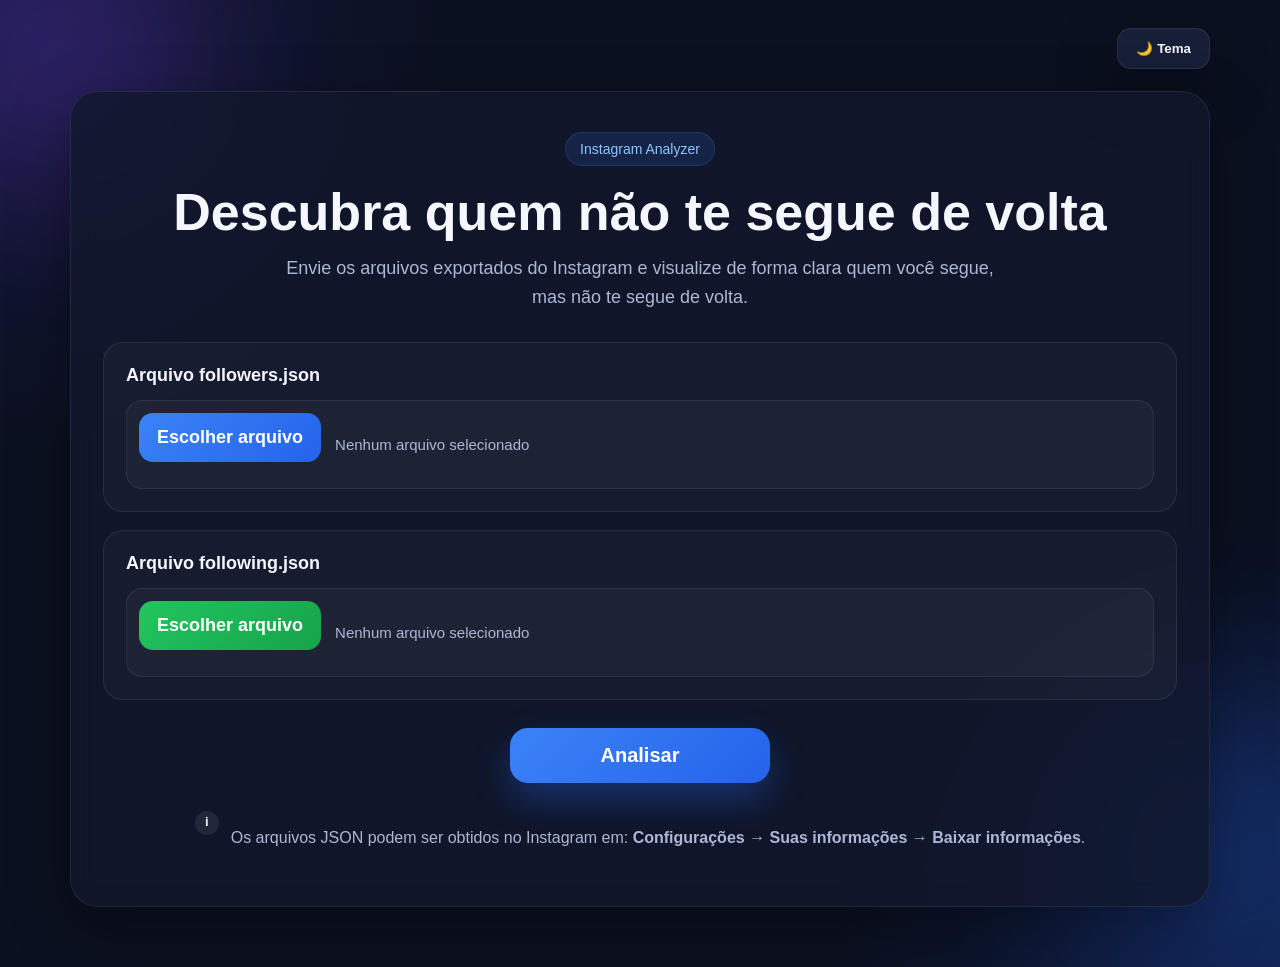
<file: templates/index.html>
<!DOCTYPE html>
<html lang="pt-br" data-theme="dark">
<head>
    <meta charset="UTF-8">
    <meta name="viewport" content="width=device-width, initial-scale=1.0">
    <title>Analisador de Seguidores</title>
    <link rel="stylesheet" href="/static/css/style.css">
</head>
<body>
    <div class="bg-orb orb-1"></div>
    <div class="bg-orb orb-2"></div>

    <div class="page">
        <header class="topbar">
            <button class="theme-toggle" onclick="toggleTheme()" id="themeButton">
                🌙 Tema
            </button>
        </header>

        <main class="hero-card">
            <section class="hero-text">
                <span class="badge">Instagram Analyzer</span>

                <h1>Descubra quem não te segue de volta</h1>

                <p class="subtitle">
                    Envie os arquivos exportados do Instagram e visualize
                    de forma clara quem você segue, mas não te segue de volta.
                </p>
            </section>

            <form action="/resultado" method="POST" enctype="multipart/form-data" class="upload-form">
                <div class="input-card">
                    <label for="followers">Arquivo followers.json</label>

                    <div class="file-row">
                        <input
                            type="file"
                            id="followers"
                            name="followers"
                            accept=".json"
                            required
                            onchange="updateFileName(this, 'followersFileName')"
                        >

                        <label for="followers" class="file-button blue">
                            Escolher arquivo
                        </label>

                        <span class="file-name" id="followersFileName">
                            Nenhum arquivo selecionado
                        </span>
                    </div>
                </div>

                <div class="input-card">
                    <label for="following">Arquivo following.json</label>

                    <div class="file-row">
                        <input
                            type="file"
                            id="following"
                            name="following"
                            accept=".json"
                            required
                            onchange="updateFileName(this, 'followingFileName')"
                        >

                        <label for="following" class="file-button green">
                            Escolher arquivo
                        </label>

                        <span class="file-name" id="followingFileName">
                            Nenhum arquivo selecionado
                        </span>
                    </div>
                </div>

                <button type="submit" class="submit-button">
                    Analisar
                </button>
            </form>

            <div class="helper-box">
                <span class="helper-icon">i</span>
                <p>
                    Os arquivos JSON podem ser obtidos no Instagram em:
                    <strong>Configurações → Suas informações → Baixar informações</strong>.
                </p>
            </div>
        </main>
    </div>

    <script>
        function applySavedTheme() {
            const savedTheme = localStorage.getItem("theme") || "dark";
            document.documentElement.setAttribute("data-theme", savedTheme);
            updateThemeButton(savedTheme);
        }

        function updateThemeButton(theme) {
            const button = document.getElementById("themeButton");
            if (!button) return;
            button.innerHTML = theme === "dark" ? "🌙 Tema" : "☀️ Tema";
        }

        function toggleTheme() {
            const html = document.documentElement;
            const currentTheme = html.getAttribute("data-theme") || "dark";
            const newTheme = currentTheme === "light" ? "dark" : "light";

            html.setAttribute("data-theme", newTheme);
            localStorage.setItem("theme", newTheme);
            updateThemeButton(newTheme);
        }

        function updateFileName(input, targetId) {
            const target = document.getElementById(targetId);

            if (input.files && input.files.length > 0) {
                target.textContent = input.files[0].name;
            } else {
                target.textContent = "Nenhum arquivo selecionado";
            }
        }

        applySavedTheme();
    </script>
</body>
</html>
</file>
<file: static/css/style.css>
:root {
    --bg: #0b1020;
    --bg-soft: #131a2f;
    --card: rgba(18, 24, 45, 0.82);
    --card-2: rgba(25, 32, 58, 0.92);
    --text: #f5f7ff;
    --muted: #aeb7d4;
    --border: rgba(255, 255, 255, 0.08);

    --blue: #3b82f6;
    --blue-2: #2563eb;

    --green: #22c55e;
    --green-2: #16a34a;

    --red: #ef4444;
    --red-2: #dc2626;

    --shadow: 0 20px 60px rgba(0, 0, 0, 0.35);
}

html[data-theme="light"] {
    --bg: #eef3ff;
    --bg-soft: #ffffff;
    --card: rgba(255, 255, 255, 0.88);
    --card-2: rgba(255, 255, 255, 0.96);
    --text: #161b2e;
    --muted: #65708d;
    --border: rgba(15, 23, 42, 0.08);
    --shadow: 0 20px 60px rgba(52, 72, 120, 0.12);
}

* {
    box-sizing: border-box;
}

body {
    font-family: Arial, sans-serif;
    margin: 0;
    min-height: 100vh;
    color: var(--text);
    background:
        radial-gradient(circle at top left, rgba(88, 80, 236, 0.18), transparent 28%),
        radial-gradient(circle at bottom right, rgba(37, 99, 235, 0.18), transparent 28%),
        var(--bg);
    transition: background-color 0.3s ease, color 0.3s ease;
}

button,
input,
a {
    font-family: inherit;
}

.bg-orb {
    position: fixed;
    border-radius: 999px;
    filter: blur(80px);
    z-index: 0;
    opacity: 0.25;
    pointer-events: none;
}

.orb-1 {
    width: 260px;
    height: 260px;
    background: #7c3aed;
    top: -70px;
    left: -70px;
}

.orb-2 {
    width: 300px;
    height: 300px;
    background: #2563eb;
    bottom: -90px;
    right: -90px;
}

.page {
    position: relative;
    z-index: 1;
    max-width: 1180px;
    margin: 0 auto;
    padding: 28px 20px 60px;
}

.topbar {
    display: flex;
    justify-content: flex-end;
    margin-bottom: 22px;
}

.result-topbar {
    justify-content: space-between;
    align-items: center;
    gap: 14px;
}

.theme-toggle {
    border: 1px solid var(--border);
    background: var(--card-2);
    color: var(--text);
    padding: 12px 18px;
    border-radius: 14px;
    cursor: pointer;
    font-weight: bold;
    box-shadow: var(--shadow);
    text-decoration: none;
    transition: transform 0.2s ease, opacity 0.2s ease, background 0.2s ease;
}

.theme-toggle:hover {
    transform: translateY(-1px);
    opacity: 0.96;
}

.hero-card {
    background: var(--card);
    border: 1px solid var(--border);
    border-radius: 28px;
    box-shadow: var(--shadow);
    backdrop-filter: blur(14px);
    padding: 40px 32px;
}

.hero-text {
    text-align: center;
    margin-bottom: 28px;
}

.badge {
    display: inline-block;
    padding: 8px 14px;
    background: rgba(59, 130, 246, 0.14);
    color: #8ec5ff;
    border: 1px solid rgba(59, 130, 246, 0.2);
    border-radius: 999px;
    font-size: 14px;
    margin-bottom: 18px;
}

.hero-text h1 {
    font-size: 52px;
    line-height: 1.08;
    margin: 0 0 14px;
}

.subtitle {
    max-width: 720px;
    margin: 0 auto;
    color: var(--muted);
    font-size: 18px;
    line-height: 1.6;
}

.upload-form {
    margin-top: 30px;
}

.input-card {
    background: rgba(255, 255, 255, 0.03);
    border: 1px solid var(--border);
    border-radius: 20px;
    padding: 22px;
    margin-bottom: 18px;
}

.input-card label {
    display: block;
    font-size: 18px;
    font-weight: bold;
    margin-bottom: 14px;
}

.file-row {
    display: flex;
    align-items: center;
    gap: 14px;
    flex-wrap: wrap;
    background: rgba(255, 255, 255, 0.03);
    border: 1px solid var(--border);
    border-radius: 16px;
    padding: 12px;
}

.file-row input[type="file"] {
    display: none;
}

.file-button {
    display: inline-flex;
    align-items: center;
    justify-content: center;
    min-width: 180px;
    padding: 14px 18px;
    border-radius: 14px;
    color: white;
    font-weight: bold;
    cursor: pointer;
    transition: transform 0.2s ease, opacity 0.2s ease;
}

.file-button.blue {
    background: linear-gradient(135deg, var(--blue), var(--blue-2));
}

.file-button.green {
    background: linear-gradient(135deg, var(--green), var(--green-2));
}

.file-name {
    color: var(--muted);
    font-size: 15px;
    word-break: break-word;
}

.submit-button {
    display: block;
    width: 100%;
    max-width: 260px;
    margin: 28px auto 0;
    padding: 16px 24px;
    border: none;
    border-radius: 18px;
    background: linear-gradient(135deg, var(--blue), var(--blue-2));
    color: white;
    font-size: 20px;
    font-weight: bold;
    cursor: pointer;
    box-shadow: 0 16px 35px rgba(37, 99, 235, 0.35);
    transition: transform 0.2s ease, opacity 0.2s ease;
}

.file-button:hover,
.submit-button:hover {
    transform: translateY(-1px);
    opacity: 0.96;
}

.helper-box {
    margin-top: 26px;
    display: flex;
    align-items: flex-start;
    gap: 12px;
    justify-content: center;
    color: var(--muted);
    text-align: center;
    line-height: 1.6;
}

.helper-icon {
    width: 24px;
    height: 24px;
    min-width: 24px;
    border-radius: 999px;
    display: inline-flex;
    align-items: center;
    justify-content: center;
    background: rgba(255, 255, 255, 0.08);
    color: var(--text);
    font-size: 13px;
    font-weight: bold;
    margin-top: 2px;
}

.dashboard-section {
    display: flex;
    flex-direction: column;
    gap: 18px;
}

.dashboard-title {
    margin: 0 0 6px;
    font-size: 32px;
    line-height: 1.15;
    color: var(--text);
}

.stats-grid {
    display: grid;
    grid-template-columns: repeat(3, minmax(0, 1fr));
    gap: 16px;
}

.stat-card {
    display: flex;
    align-items: center;
    gap: 16px;
    background: linear-gradient(180deg, rgba(255,255,255,0.03), rgba(255,255,255,0.015));
    border: 1px solid var(--border);
    border-radius: 20px;
    padding: 20px 22px;
    box-shadow: var(--shadow);
    backdrop-filter: blur(12px);
}

.stat-clickable {
    width: 100%;
    text-align: left;
    cursor: pointer;
    transition: 0.2s ease;
    color: var(--text);
}

.stat-clickable:hover {
    transform: translateY(-2px);
    border-color: rgba(255,255,255,0.18);
}

.active-card {
    outline: 2px solid rgba(255,255,255,0.14);
    box-shadow: 0 0 0 1px rgba(255,255,255,0.08), var(--shadow);
}

.stat-icon {
    width: 52px;
    height: 52px;
    border-radius: 16px;
    display: flex;
    align-items: center;
    justify-content: center;
    font-size: 24px;
    font-weight: bold;
    flex-shrink: 0;
}

.stat-content {
    display: flex;
    flex-direction: column;
    gap: 4px;
}

.stat-label {
    font-size: 16px;
    color: var(--text);
    opacity: 0.92;
}

.stat-number {
    font-size: 24px;
    font-weight: 700;
    color: var(--text);
}

.stat-blue .stat-icon {
    background: rgba(59, 130, 246, 0.16);
    color: var(--blue);
}

.stat-green .stat-icon {
    background: rgba(34, 197, 94, 0.16);
    color: var(--green);
}

.stat-red .stat-icon {
    background: rgba(239, 68, 68, 0.16);
    color: var(--red);
}

.chart-panel {
    display: grid;
    grid-template-columns: 340px 1fr;
    gap: 28px;
    align-items: center;
    min-height: 320px;
    background: linear-gradient(180deg, rgba(255,255,255,0.03), rgba(255,255,255,0.015));
    border: 1px solid var(--border);
    border-radius: 24px;
    padding: 26px 28px;
    box-shadow: var(--shadow);
    backdrop-filter: blur(12px);
}

.chart-wrapper {
    position: relative;
    width: 100%;
    height: 260px;
}

.chart-legend {
    display: flex;
    flex-direction: column;
    gap: 22px;
}

.legend-item {
    display: grid;
    grid-template-columns: 18px 1fr auto;
    align-items: center;
    gap: 14px;
    font-size: 20px;
    color: var(--text);
}

.legend-dot {
    width: 18px;
    height: 18px;
    border-radius: 999px;
}

.legend-dot.blue {
    background: var(--blue);
}

.legend-dot.green {
    background: var(--green);
}

.legend-dot.red {
    background: var(--red);
}

.search-row {
    width: 100%;
}

.search-box {
    width: 100%;
    padding: 18px 20px;
    border-radius: 18px;
    border: 1px solid var(--border);
    background: rgba(255,255,255,0.03);
    color: var(--text);
    outline: none;
    font-size: 18px;
    box-shadow: var(--shadow);
}

.search-box::placeholder {
    color: var(--muted);
}

.users-panel {
    background: linear-gradient(180deg, rgba(255,255,255,0.03), rgba(255,255,255,0.015));
    border: 1px solid var(--border);
    border-radius: 24px;
    box-shadow: var(--shadow);
    overflow: hidden;
}

.users-panel-header {
    display: flex;
    align-items: center;
    justify-content: space-between;
    gap: 16px;
    padding: 18px 18px 12px;
    border-bottom: 1px solid rgba(255,255,255,0.05);
}

.users-title-wrap {
    display: flex;
    flex-direction: column;
    gap: 4px;
}

.users-title {
    font-size: 18px;
    font-weight: 700;
    color: var(--text);
}

.users-title span {
    color: var(--muted);
}

.users-subinfo {
    font-size: 14px;
    color: var(--muted);
}

.users-actions {
    display: flex;
    gap: 10px;
    flex-wrap: wrap;
}

.secondary-button,
.expand-button {
    background: rgba(255,255,255,0.06);
    color: var(--text);
    border: 1px solid var(--border);
    border-radius: 12px;
    padding: 10px 14px;
    cursor: pointer;
    font-weight: 600;
    display: inline-flex;
    align-items: center;
    justify-content: center;
    min-width: 138px;
}

.secondary-button-active {
    border-color: rgba(59, 130, 246, 0.45);
    box-shadow: 0 0 0 1px rgba(59, 130, 246, 0.2);
}

.users-list-scroll {
    max-height: 68vh;
    overflow-y: auto;
    scroll-behavior: smooth;
}

.users-list-scroll::-webkit-scrollbar {
    width: 10px;
}

.users-list-scroll::-webkit-scrollbar-track {
    background: rgba(255,255,255,0.03);
}

.users-list-scroll::-webkit-scrollbar-thumb {
    background: rgba(255,255,255,0.15);
    border-radius: 999px;
}

.users-list {
    display: flex;
    flex-direction: column;
}

.user-item {
    display: flex;
    align-items: center;
    justify-content: space-between;
    gap: 20px;
    padding: 16px 18px;
    border-top: 1px solid rgba(255,255,255,0.05);
    transition: background 0.2s ease, border-color 0.2s ease;
}

.opened-user-item {
    background: rgba(34, 197, 94, 0.06);
}

.user-left {
    display: flex;
    align-items: center;
    gap: 14px;
    min-width: 0;
}

.user-avatar {
    width: 52px;
    height: 52px;
    border-radius: 999px;
    background: linear-gradient(135deg, #374151, #111827);
    border: 1px solid var(--border);
    color: #ffffff;
    display: flex;
    align-items: center;
    justify-content: center;
    font-weight: 700;
    font-size: 18px;
    flex-shrink: 0;
}

.user-meta {
    min-width: 0;
}

.user-name-row {
    display: flex;
    align-items: center;
    gap: 8px;
    flex-wrap: wrap;
}

.user-name {
    font-size: 17px;
    font-weight: 700;
    color: var(--text);
    word-break: break-word;
}

.opened-pill {
    font-size: 12px;
    font-weight: 700;
    color: #22c55e;
    background: rgba(34, 197, 94, 0.12);
    border: 1px solid rgba(34, 197, 94, 0.2);
    border-radius: 999px;
    padding: 4px 8px;
}

.user-sub {
    font-size: 15px;
    color: var(--muted);
    margin-top: 3px;
    word-break: break-word;
}

.user-right {
    display: flex;
    align-items: center;
    gap: 12px;
    flex-wrap: wrap;
    justify-content: flex-end;
}

.status-badge {
    font-weight: 700;
    font-size: 15px;
}

.status-red {
    color: #ff6b6b;
}

.status-green {
    color: #4ade80;
}

.status-blue {
    color: #60a5fa;
}

.profile-link {
    color: var(--text);
    text-decoration: none;
    border: 1px solid var(--border);
    background: rgba(255,255,255,0.04);
    padding: 10px 12px;
    border-radius: 12px;
    transition: 0.2s ease;
}

.profile-link:hover {
    background: rgba(255,255,255,0.08);
}

.profile-link-opened {
    border-color: rgba(34, 197, 94, 0.28);
    background: rgba(34, 197, 94, 0.08);
}

.user-index-badge {
    min-width: 48px;
    height: 28px;
    padding: 0 10px;
    border-radius: 999px;
    display: inline-flex;
    align-items: center;
    justify-content: center;
    font-size: 12px;
    font-weight: 700;
    color: var(--text);
    background: rgba(255,255,255,0.06);
    border: 1px solid var(--border);
}

.empty-state {
    padding: 26px 18px 30px;
    color: var(--muted);
    text-align: center;
}

.floating-top-btn {
    position: fixed;
    right: 18px;
    bottom: 18px;
    width: 46px;
    height: 46px;
    border-radius: 999px;
    border: 1px solid var(--border);
    background: var(--card-2);
    color: var(--text);
    cursor: pointer;
    box-shadow: var(--shadow);
    opacity: 0;
    pointer-events: none;
    transform: translateY(10px);
    transition: 0.25s ease;
    z-index: 10;
}

.floating-top-btn-show {
    opacity: 1;
    pointer-events: auto;
    transform: translateY(0);
}

@media (max-width: 980px) {
    .stats-grid {
        grid-template-columns: 1fr;
    }

    .chart-panel {
        grid-template-columns: 1fr;
        min-height: auto;
    }

    .chart-wrapper {
        height: 320px;
    }

    .legend-item {
        font-size: 18px;
    }

    .user-item {
        flex-direction: column;
        align-items: flex-start;
    }

    .user-right {
        width: 100%;
        justify-content: flex-start;
    }

    .users-panel-header {
        flex-direction: column;
        align-items: flex-start;
    }

    .users-actions {
        width: 100%;
    }
}

@media (max-width: 768px) {
    .hero-text h1 {
        font-size: 34px;
    }

    .subtitle {
        font-size: 16px;
    }

    .hero-card {
        padding: 24px 18px;
    }

    .file-row {
        flex-direction: column;
        align-items: stretch;
    }

    .file-button {
        width: 100%;
        min-width: unset;
    }

    .submit-button {
        max-width: 100%;
    }

    .dashboard-title {
        font-size: 26px;
    }

    .page {
        padding: 22px 14px 48px;
    }

    .chart-wrapper {
        height: 280px;
    }

    .search-box {
        font-size: 16px;
        padding: 16px;
    }

    .users-title {
        font-size: 16px;
    }

    .stat-number {
        font-size: 22px;
    }

    .result-topbar {
        flex-direction: column;
        align-items: stretch;
    }

    .theme-toggle {
        width: 100%;
        text-align: center;
    }

    .secondary-button,
    .expand-button {
        width: 100%;
    }

    .users-list-scroll {
        max-height: 60vh;
    }
}
</file>
